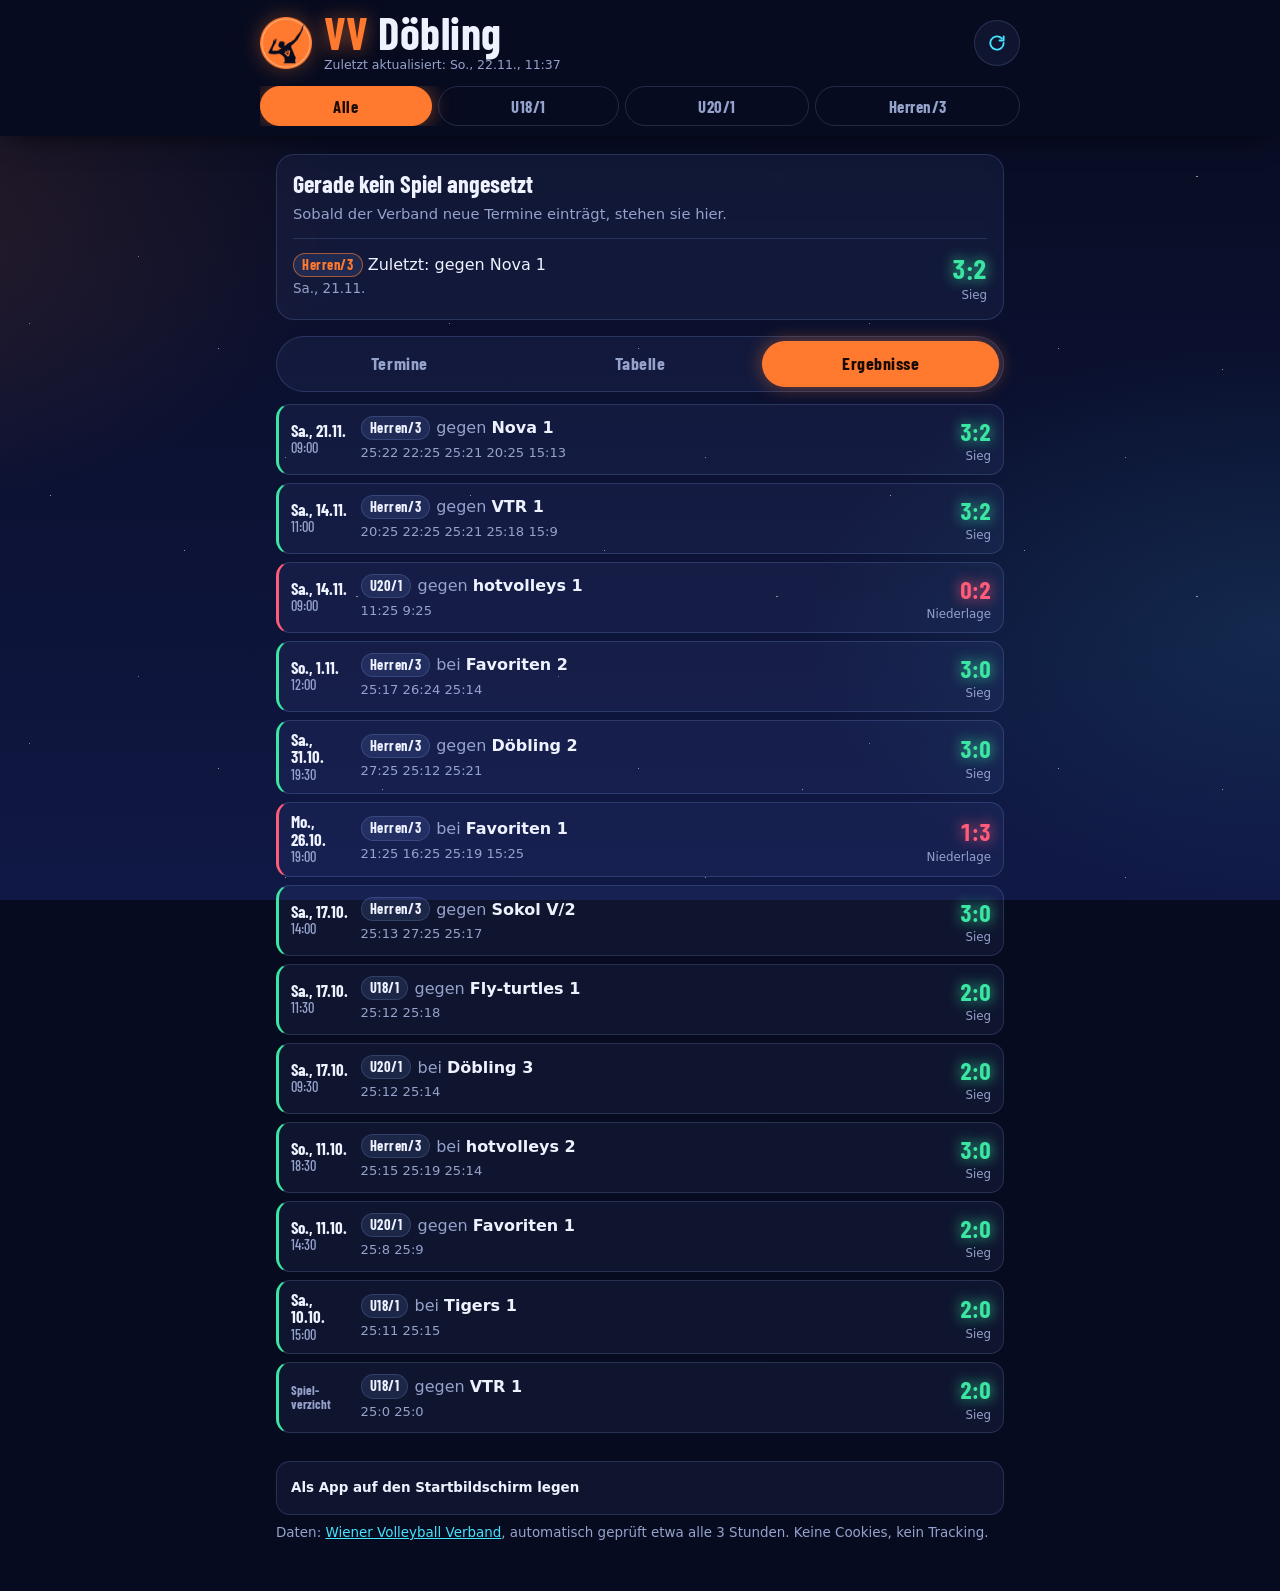
<file: site/index.html>
<!doctype html>
<html lang="de">
<head>
  <meta charset="utf-8">
  <meta name="viewport" content="width=device-width, initial-scale=1, viewport-fit=cover">
  <meta http-equiv="Content-Security-Policy" content="default-src 'self'; img-src 'self' data:; style-src 'self'; script-src 'self'; connect-src 'self'; font-src 'self'; manifest-src 'self'; worker-src 'self'; base-uri 'none'; form-action 'none'; object-src 'none'">
  <meta name="referrer" content="no-referrer">
  <meta name="robots" content="noindex, nofollow">
  <title>VV Döbling Spielplan</title>
  <meta name="description" content="Nächste Spiele, Hallen, Tabellen und Ergebnisse von U18/1, U20/1 und Herren/3.">
  <meta name="theme-color" content="#070B1F">
  <meta name="color-scheme" content="dark">
  <link rel="manifest" href="manifest.webmanifest">
  <link rel="icon" href="icons/icon-192.png" type="image/png">
  <link rel="apple-touch-icon" href="icons/apple-touch-icon.png">
  <meta name="apple-mobile-web-app-title" content="Spielplan">
  <meta name="apple-mobile-web-app-status-bar-style" content="black-translucent">
  <link rel="preload" href="fonts/barlow-condensed-700.woff2" as="font" type="font/woff2" crossorigin>
  <link rel="stylesheet" href="styles.css">
  <script src="app.js" defer></script>
</head>
<body>
  <div class="sky" aria-hidden="true"></div>
  <header class="top">
    <div class="top-row">
      <div class="crest">
        <img id="club-logo" class="club-logo" src="icons/club-logo.png" alt="" width="52" height="52" hidden>
        <div>
          <h1 class="brand"><span class="vv">VV</span> Döbling</h1>
          <p class="stamp" id="stamp" aria-live="polite">Lädt …</p>
        </div>
      </div>
      <button type="button" class="refresh" id="refresh" aria-label="Jetzt aktualisieren" title="Jetzt aktualisieren">
        <svg aria-hidden="true" viewBox="0 0 24 24" width="20" height="20"><path d="M20 12a8 8 0 1 1-2.34-5.66M20 4v5h-5" fill="none" stroke="currentColor" stroke-width="2.2" stroke-linecap="round" stroke-linejoin="round"/></svg>
      </button>
    </div>
    <nav class="teams" aria-label="Team auswählen">
      <div class="seg" id="seg" role="tablist"></div>
    </nav>
  </header>

  <main id="main">
    <div id="alert" class="alert" role="status" hidden></div>
    <section id="next" class="next" aria-label="Nächstes Spiel"></section>

    <section class="panel-area">
      <div class="tabs" role="tablist" aria-label="Ansicht">
        <button type="button" role="tab" id="tab-up" aria-controls="pane-up" data-pane="up">Termine</button>
        <button type="button" role="tab" id="tab-tab" aria-controls="pane-tab" data-pane="tab">Tabelle</button>
        <button type="button" role="tab" id="tab-res" aria-controls="pane-res" data-pane="res">Ergebnisse</button>
      </div>
      <div id="pane-up" role="tabpanel" aria-labelledby="tab-up" class="pane"><ol id="upcoming" class="games"></ol></div>
      <div id="pane-tab" role="tabpanel" aria-labelledby="tab-tab" class="pane"><div id="tables"></div></div>
      <div id="pane-res" role="tabpanel" aria-labelledby="tab-res" class="pane"><ol id="results" class="games"></ol></div>
    </section>
  </main>

  <footer class="foot">
    <details class="howto">
      <summary>Als App auf den Startbildschirm legen</summary>
      <p><b>iPhone (Safari):</b> Teilen-Symbol antippen, dann „Zum Home-Bildschirm“.</p>
      <p><b>Android (Chrome):</b> Menü mit den drei Punkten, dann „App installieren“ oder „Zum Startbildschirm hinzufügen“.</p>
      <p>Die Seite holt sich bei jedem Öffnen den neuesten Stand. Ohne Internet zeigt sie den zuletzt geladenen.</p>
    </details>
    <p>Daten: <a href="https://www.volleyball-wien.at/" rel="noopener noreferrer" target="_blank">Wiener Volleyball Verband</a>, automatisch geprüft etwa alle 3 Stunden. Keine Cookies, kein Tracking.</p>
    <p id="admin" hidden><a id="admin-link" rel="noopener noreferrer" target="_blank" href="#">Bei der Quelle neu abfragen</a> (nur Admin, GitHub-Anmeldung nötig)</p>
  </footer>
</body>
</html>
</file>
<file: site/styles.css>
@font-face {
  font-family: "Barlow Condensed";
  src: url("fonts/barlow-condensed-500.woff2") format("woff2");
  font-weight: 500; font-style: normal; font-display: swap;
}
@font-face {
  font-family: "Barlow Condensed";
  src: url("fonts/barlow-condensed-700.woff2") format("woff2");
  font-weight: 700; font-style: normal; font-display: swap;
}

/* Hallenlicht bei Nacht: eine Farbwelt, bewusst immer dunkel */
:root {
  --bg: #070B1F;
  --bg-2: #101845;
  --panel: rgba(130, 160, 255, .07);
  --panel-strong: rgba(130, 160, 255, .12);
  --edge: rgba(150, 180, 255, .18);
  --ink: #EEF2FF;
  --muted: #95A2CC;
  --orange: #FF7A2F;
  --cyan: #45E3FF;
  --win: #3BE6A2;
  --loss: #FF5C7A;
  --warn: #FFC861;
  --display: "Barlow Condensed", "Arial Narrow", "Roboto Condensed", system-ui, sans-serif;
  --body: system-ui, -apple-system, "Segoe UI", Roboto, sans-serif;
  color-scheme: dark;
}

* { box-sizing: border-box; }
html { -webkit-text-size-adjust: 100%; background: var(--bg); }
body {
  margin: 0; min-height: 100vh; color: var(--ink);
  font: 400 1rem/1.45 var(--body);
  background: var(--bg);
  padding-bottom: env(safe-area-inset-bottom);
}
/* Himmel mit Hallenlicht und leisen Sternen, bleibt beim Scrollen stehen */
.sky {
  position: fixed; inset: 0; pointer-events: none; z-index: 0;
  background:
    radial-gradient(50rem 30rem at 100% 70%, rgba(69, 227, 255, .10), transparent 60%),
    radial-gradient(50rem 30rem at -10% 25%, rgba(255, 122, 47, .13), transparent 60%),
    linear-gradient(180deg, var(--bg) 0%, var(--bg-2) 100%);
}
.sky::after {
  content: ""; position: absolute; inset: 0; opacity: .55;
  background-image:
    radial-gradient(1px 1px at 12% 18%, #fff 50%, transparent 51%),
    radial-gradient(1px 1px at 68% 9%, #cfe 50%, transparent 51%),
    radial-gradient(1.5px 1.5px at 85% 42%, #fff 50%, transparent 51%),
    radial-gradient(1px 1px at 33% 61%, #dbe 50%, transparent 51%),
    radial-gradient(1px 1px at 52% 83%, #fff 50%, transparent 51%),
    radial-gradient(1.5px 1.5px at 7% 77%, #cdf 50%, transparent 51%),
    radial-gradient(1px 1px at 91% 88%, #fff 50%, transparent 51%),
    radial-gradient(1px 1px at 44% 31%, #fff 50%, transparent 51%);
  background-size: 420px 420px;
}
.top, main, .foot { position: relative; z-index: 1; }
a { color: var(--cyan); }
:focus-visible { outline: 2px solid var(--cyan); outline-offset: 3px; border-radius: 6px; }
.visually-hidden { position: absolute; width: 1px; height: 1px; overflow: hidden; clip: rect(0 0 0 0); white-space: nowrap; }

/* Kopf */
.top {
  position: sticky; top: 0; z-index: 5;
  padding: calc(env(safe-area-inset-top) + 12px) 16px 10px;
  background: var(--bg);
  box-shadow: 0 10px 24px -12px rgba(0, 0, 0, .8);
}
.top-row, .teams, main, .foot { max-width: 760px; margin-left: auto; margin-right: auto; }
.top-row { display: flex; align-items: center; justify-content: space-between; gap: 12px; }
.crest { display: flex; align-items: center; gap: 12px; min-width: 0; }
.club-logo { width: 52px; height: 52px; object-fit: contain; flex: none; filter: drop-shadow(0 0 10px rgba(255, 122, 47, .35)); }
.brand { margin: 0; font: 700 clamp(2.1rem, 10vw, 2.8rem)/.9 var(--display); letter-spacing: .01em; text-transform: none; }
.brand .vv { color: var(--orange); text-shadow: 0 0 18px rgba(255, 122, 47, .55); }
.stamp { margin: 4px 0 0; font-size: .78rem; color: var(--muted); }
.refresh {
  flex: none; width: 46px; height: 46px; display: grid; place-items: center; cursor: pointer;
  border-radius: 50%; border: 1px solid var(--edge); background: var(--panel); color: var(--cyan);
}
.refresh:hover { background: var(--panel-strong); box-shadow: 0 0 18px rgba(69, 227, 255, .35); }
.refresh[aria-busy="true"] svg { animation: spin 1s linear infinite; }
@keyframes spin { to { transform: rotate(360deg); } }

.teams { margin-top: 12px; overflow-x: auto; scrollbar-width: none; }
.seg { display: flex; gap: 6px; }
.seg button {
  flex: 1 0 auto; min-height: 40px; padding: 6px 14px; cursor: pointer;
  border-radius: 999px; border: 1px solid var(--edge); background: transparent; color: var(--muted);
  font: 700 1.05rem/1 var(--display); letter-spacing: .03em;
}
.seg button[aria-selected="true"] { color: #1A0B02; background: var(--orange); border-color: var(--orange); box-shadow: 0 0 20px rgba(255, 122, 47, .45); }

main { padding: 18px 16px 8px; }
.alert { border: 1px solid rgba(255, 200, 97, .45); background: rgba(255, 200, 97, .1); color: var(--warn); border-radius: 14px; padding: 12px 14px; margin-bottom: 16px; font-size: .9rem; }

.glass { background: var(--panel); border: 1px solid var(--edge); border-radius: 18px; backdrop-filter: blur(8px); -webkit-backdrop-filter: blur(8px); }
.led { font-family: var(--display); font-weight: 700; font-variant-numeric: tabular-nums; text-shadow: 0 0 14px currentColor; }

/* Nächstes Spiel: die Anzeigetafel */
.next { margin-bottom: 16px; }
.board { padding: 16px; }
.board-head { display: flex; justify-content: space-between; align-items: baseline; gap: 10px; margin: 0 0 10px; }
.board-title { margin: 0; font: 500 .95rem/1 var(--body); color: var(--muted); }
.board-rel { font: 700 1.1rem/1 var(--display); color: var(--cyan); text-shadow: 0 0 12px rgba(69, 227, 255, .6); }
.board-when { margin: 0 0 14px; display: flex; align-items: baseline; flex-wrap: wrap; gap: 4px 12px; }
.board-when .time { font-size: clamp(3rem, 15vw, 4.2rem); line-height: .9; color: var(--ink); }
.board-when .day { font: 500 1.25rem/1.1 var(--display); color: var(--muted); }

.court {
  position: relative; display: grid; grid-template-columns: 1fr 1fr; min-height: 112px;
  border: 2px solid rgba(238, 242, 255, .8); border-radius: 6px; overflow: hidden;
  box-shadow: 0 0 0 1px rgba(69, 227, 255, .25), 0 0 32px rgba(69, 227, 255, .18);
}
.half { position: relative; display: flex; flex-direction: column; justify-content: center; align-items: center; gap: 4px; padding: 12px 10px; text-align: center;
  background: linear-gradient(180deg, rgba(40, 70, 170, .55), rgba(20, 35, 110, .55)); }
.half.us { background: linear-gradient(180deg, rgba(255, 122, 47, .95), rgba(214, 82, 20, .95)); color: #1A0B02; }
.half::after { content: ""; position: absolute; top: 0; bottom: 0; width: 1.5px; background: rgba(238, 242, 255, .45); }
.half.left::after { right: 33.3%; }
.half.right::after { left: 33.3%; }
.half .side { position: relative; z-index: 1; font-size: .78rem; opacity: .85; }
.half .name { position: relative; z-index: 1; font: 700 clamp(1.3rem, 6.4vw, 1.9rem)/1 var(--display); overflow-wrap: anywhere; }
.net { position: absolute; left: 50%; top: 0; bottom: 0; width: 4px; transform: translateX(-50%); z-index: 2;
  background: repeating-linear-gradient(to bottom, #fff 0 5px, transparent 5px 8px); box-shadow: 0 0 10px rgba(255, 255, 255, .7); }

.board-foot { display: flex; flex-wrap: wrap; justify-content: space-between; align-items: center; gap: 12px; margin-top: 14px; }
.board-foot .hall { margin: 0; font-weight: 600; }
.board-foot .addr { margin: 2px 0 0; color: var(--muted); font-size: .9rem; }
.route {
  display: inline-flex; align-items: center; gap: 8px; min-height: 46px; padding: 10px 18px; border-radius: 999px;
  background: var(--cyan); color: #04111A; text-decoration: none; font: 700 1.15rem/1 var(--display); letter-spacing: .03em;
  box-shadow: 0 0 22px rgba(69, 227, 255, .5);
}
.route:hover { filter: brightness(1.08); }
.chip { display: inline-block; font: 700 .9rem/1 var(--display); letter-spacing: .04em; padding: 4px 8px; border-radius: 999px; border: 1px solid var(--edge); color: var(--ink); background: var(--panel-strong); }
.chip.us { border-color: rgba(255, 122, 47, .6); color: var(--orange); }
.change { display: inline-block; margin-top: 8px; font-size: .82rem; font-weight: 600; color: var(--warn); }

.quiet { padding: 16px; display: grid; gap: 6px; }
.quiet h2 { margin: 0; font: 700 1.5rem/1.05 var(--display); }
.quiet p { margin: 0; color: var(--muted); font-size: .92rem; }
.quiet .last { margin-top: 8px; display: flex; align-items: center; justify-content: space-between; gap: 10px; padding-top: 10px; border-top: 1px solid var(--edge); color: var(--ink); }
.quiet .last .score { font-size: 1.7rem; text-align: right; color: var(--win); }
.quiet .last .score.loss { color: var(--loss); }
.score small { display: block; font: 500 .74rem/1.2 var(--body); color: var(--muted); text-shadow: none; }

/* Reiter */
.tabs { display: grid; grid-template-columns: repeat(3, 1fr); gap: 4px; padding: 4px; border-radius: 999px; background: var(--panel); border: 1px solid var(--edge); margin-bottom: 12px; }
.tabs button { min-height: 46px; border: 0; border-radius: 999px; background: transparent; color: var(--muted); cursor: pointer; font: 700 1.12rem/1 var(--display); letter-spacing: .03em; }
.tabs button[aria-selected="true"] { background: var(--orange); color: #1A0B02; box-shadow: 0 0 18px rgba(255, 122, 47, .45); }
.pane[hidden] { display: none; }

/* Spiellisten */
.games { list-style: none; margin: 0; padding: 0; display: grid; gap: 8px; }
.game { display: grid; grid-template-columns: 3.6rem 1fr auto; gap: 2px 12px; align-items: center; padding: 10px 12px; border-radius: 14px; background: var(--panel); border: 1px solid var(--edge); }
.game .date { font: 700 1.05rem/1.05 var(--display); }
.game .date small { display: block; font: 500 .9rem/1.2 var(--display); color: var(--muted); }
.game .date.note { font-size: .8rem; overflow-wrap: anywhere; color: var(--muted); }
.game .who { font-weight: 600; display: flex; flex-wrap: wrap; align-items: center; gap: 6px; }
.game .who .vs { font-weight: 400; color: var(--muted); }
.game .sub { font-size: .82rem; color: var(--muted); margin-top: 3px; }
.game .score { font-size: 1.5rem; text-align: right; }
.game .score small { display: block; font: 500 .74rem/1.2 var(--body); color: var(--muted); text-shadow: none; }
.game.win { border-left: 3px solid var(--win); }
.game.win .score { color: var(--win); }
.game.loss { border-left: 3px solid var(--loss); }
.game.loss .score { color: var(--loss); }
.empty-row { padding: 18px 14px; color: var(--muted); border-radius: 14px; border: 1px dashed var(--edge); }

/* Tabelle */
.tbl-title { display: flex; align-items: center; gap: 8px; margin: 14px 0 6px; font: 600 .9rem/1.2 var(--body); color: var(--muted); }
.tbl-title:first-child { margin-top: 0; }
.standings { width: 100%; border-collapse: separate; border-spacing: 0; font-variant-numeric: tabular-nums; border-radius: 14px; overflow: hidden; border: 1px solid var(--edge); background: var(--panel); }
.standings th, .standings td { padding: 9px 6px; text-align: right; }
.standings th { font: 500 .78rem/1 var(--body); color: var(--muted); border-bottom: 1px solid var(--edge); }
.standings td { border-bottom: 1px solid rgba(150, 180, 255, .08); }
.standings tr:last-child td { border-bottom: 0; }
.standings .t { text-align: left; width: 100%; }
.standings .r { width: 2.2rem; text-align: center; font: 700 1.1rem/1 var(--display); color: var(--muted); }
.standings tr.us td { background: rgba(255, 122, 47, .16); font-weight: 700; }
.standings tr.us .r { color: var(--orange); text-shadow: 0 0 10px rgba(255, 122, 47, .7); box-shadow: inset 3px 0 0 var(--orange); }
.standings .pts { font: 700 1.15rem/1 var(--display); }
@media (max-width: 380px) { .standings .sets { display: none; } }

/* Fuß */
.foot { padding: 20px 16px 40px; font-size: .84rem; color: var(--muted); }
.foot p { margin: 8px 0; }
.howto { padding: 10px 14px; border-radius: 14px; background: var(--panel); border: 1px solid var(--edge); color: var(--ink); }
.howto summary { cursor: pointer; font-weight: 600; min-height: 32px; display: flex; align-items: center; }

/* Der eine Auftritt: die Anzeigetafel leuchtet beim Laden auf */
@keyframes boardOn { from { opacity: 0; transform: translateY(6px); filter: brightness(1.8); } to { opacity: 1; transform: none; filter: none; } }
.next > * { animation: boardOn .6s ease-out both; }
@media (prefers-reduced-motion: reduce) {
  .next > *, .refresh[aria-busy="true"] svg { animation: none; }
}
.quiet .last-date { font-size: .84rem; color: var(--muted); margin-top: 2px; }
</file>
